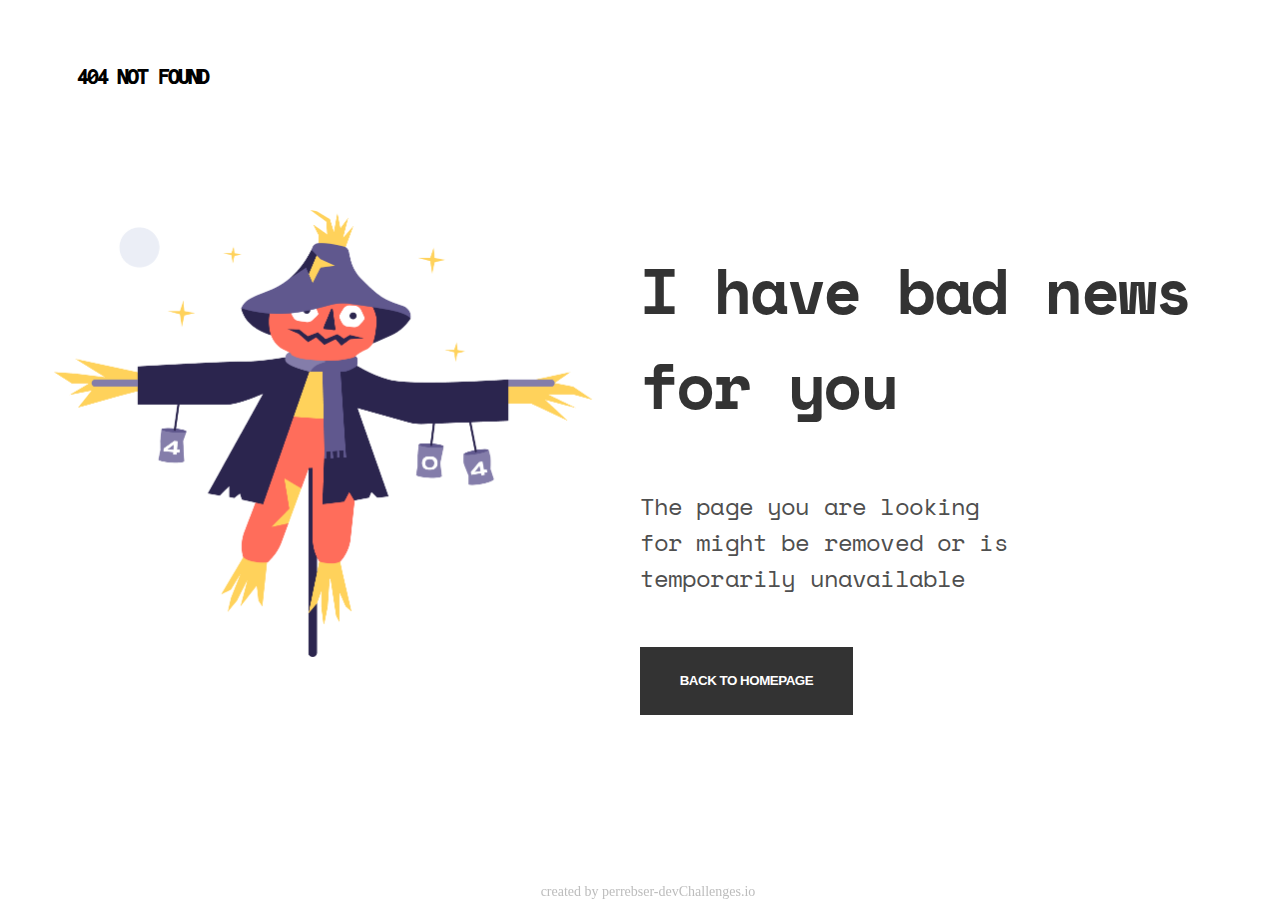
<file: responsive-path/404-notfound/index.html>
<!DOCTYPE html>
<html lang="en">
<head>
    <meta charset="UTF-8">
    <meta http-equiv="X-UA-Compatible" content="IE=edge">
    <meta name="viewport" content="width=device-width, initial-scale=1.0">
    <link rel="stylesheet" href="styles.css">
    <style>
        @import url('https://fonts.googleapis.com/css2?family=Inconsolata:wght@700&family=PT+Serif&family=Space+Mono&display=swap');
    </style>
    <style>
        @import url('https://fonts.googleapis.com/css2?family=Inconsolata:wght@200;700&family=PT+Serif&family=Space+Mono&display=swap');
    </style>
    <style>
        @import url('https://fonts.googleapis.com/css2?family=Inconsolata:wght@200;700&family=PT+Serif&family=Space+Mono&display=swap');
    </style>
    <title>404 NOT FOUND</title>
</head>
<body>
<header>
    <p class="notfound"><b>404 NOT FOUND</b></p>
</header>
<main class="main">
    <div class="container-image">
        <img src="Scarecrow.png" alt="scarecrow">
    </div>
    <div class="container-content">
        <p class="text1">I have bad news for you</p>
        <p class="info">The page you are looking for might be removed  or is temporarily unavailable</p>
        <button><a href="#">BACK TO HOMEPAGE</a></button>
    </div>
</main>
<footer>
    <a class="username" href="https://devchallenges.io/portfolio/perrebser">created by perrebser-devChallenges.io</a>
</footer>
</body>
</html>
</file>
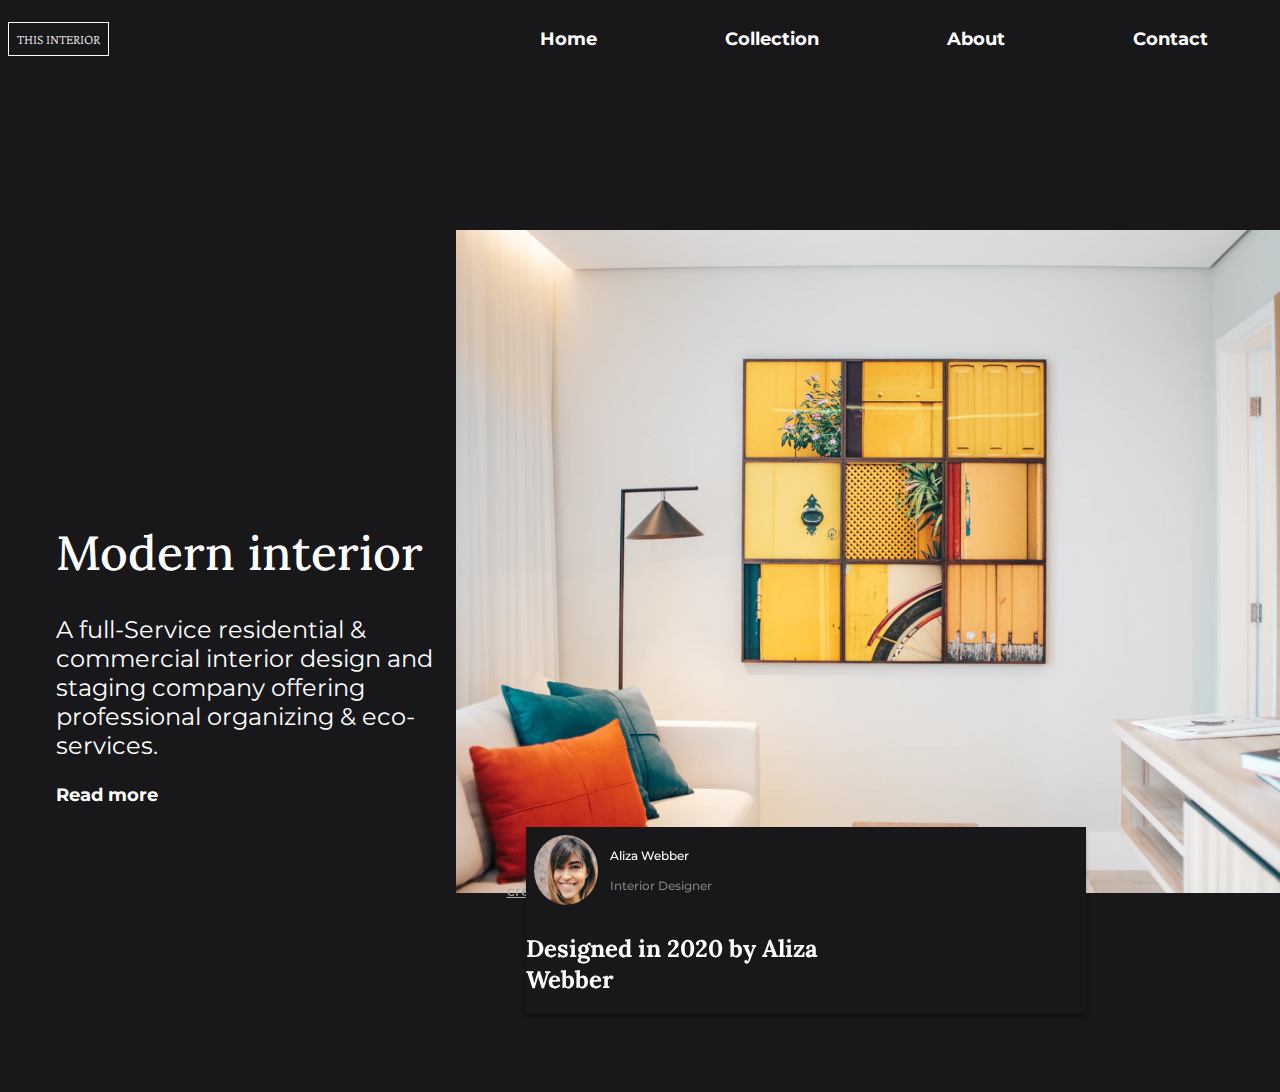
<file: responsive-path/InteriorConsultant/index.html>
<!DOCTYPE html>
<html lang="en">
<head>
    <meta charset="UTF-8">
    <meta http-equiv="X-UA-Compatible" content="IE=edge">
    <meta name="viewport" content="width=device-width, initial-scale=1.0">
    <link rel="stylesheet" href="styles.css">
    <link href="https://fonts.googleapis.com/css2?family=Montserrat:wght@700&display=swap" rel="stylesheet">
    <link href="https://fonts.googleapis.com/css2?family=Crimson+Pro:wght@200&family=Montserrat:wght@700&display=swap" rel="stylesheet">
    <link href="https://fonts.googleapis.com/css2?family=Crimson+Pro:wght@200&family=Lora:wght@500&display=swap" rel="stylesheet">
    <link href="https://fonts.googleapis.com/css2?family=Montserrat&display=swap" rel="stylesheet">
    <link rel="stylesheet" href="https://fonts.sandbox.google.com/css2?family=Material+Symbols+Outlined:opsz,wght,FILL,GRAD@48,400,0,0" />
    <link rel="stylesheet" href="https://fonts.sandbox.google.com/css2?family=Material+Symbols+Outlined:opsz,wght,FILL,GRAD@48,400,0,0" />
    <script src="js/script.js" defer> </script>
    <title>Interior Consultant</title>
</head>
<body>
    <header>
        <p id="leftbotton">This interior</p>
            <span class="material-symbols-outlined menu-icon" id="menu-icon">
                menu
                </span>
                <span class="material-symbols-outlined close-btn"  id="close-btn" data-visible="false">
                    close
                </span>
        </div>
            <nav id="primary-navigation" aria-expanded="false" data-visible="false">
            <p>Home</p>
            <p>Collection</p>
            <p>About</p>
            <p>Contact</p>
        </nav>
    </header>
    <main>
        <div class="main-container">
        <div class="container-text">
            <h1>Modern interior</h1>
            <p id="main-text">A full-Service residential & commercial interior design and staging company offering professional organizing & eco-services.</p>
            <p id="read-more">Read more</p>
        </div>
        <div class="container-image">
            <img id="home" src="img/photo1.png" alt="photo1">

    <div class="container-designer">
        <div class="designer">
            <img src="img/photo2.png" alt="photo2">
            <div class="author-info">
                <p id="author-name">Aliza Webber<p>
                <p id="author-job">Interior Designer</p>
            </div>
        </div>
        <div>
            <h2>Designed in 2020 by Aliza Webber</h2>
        </div>
    </div>
        </div>
    </div>
    </main>
    <footer>
        <a class="username" href="https://devchallenges.io/portfolio/perrebser">created by perrebser-devChallenges.io</a>
    </footer>
</body>
</html>
</file>
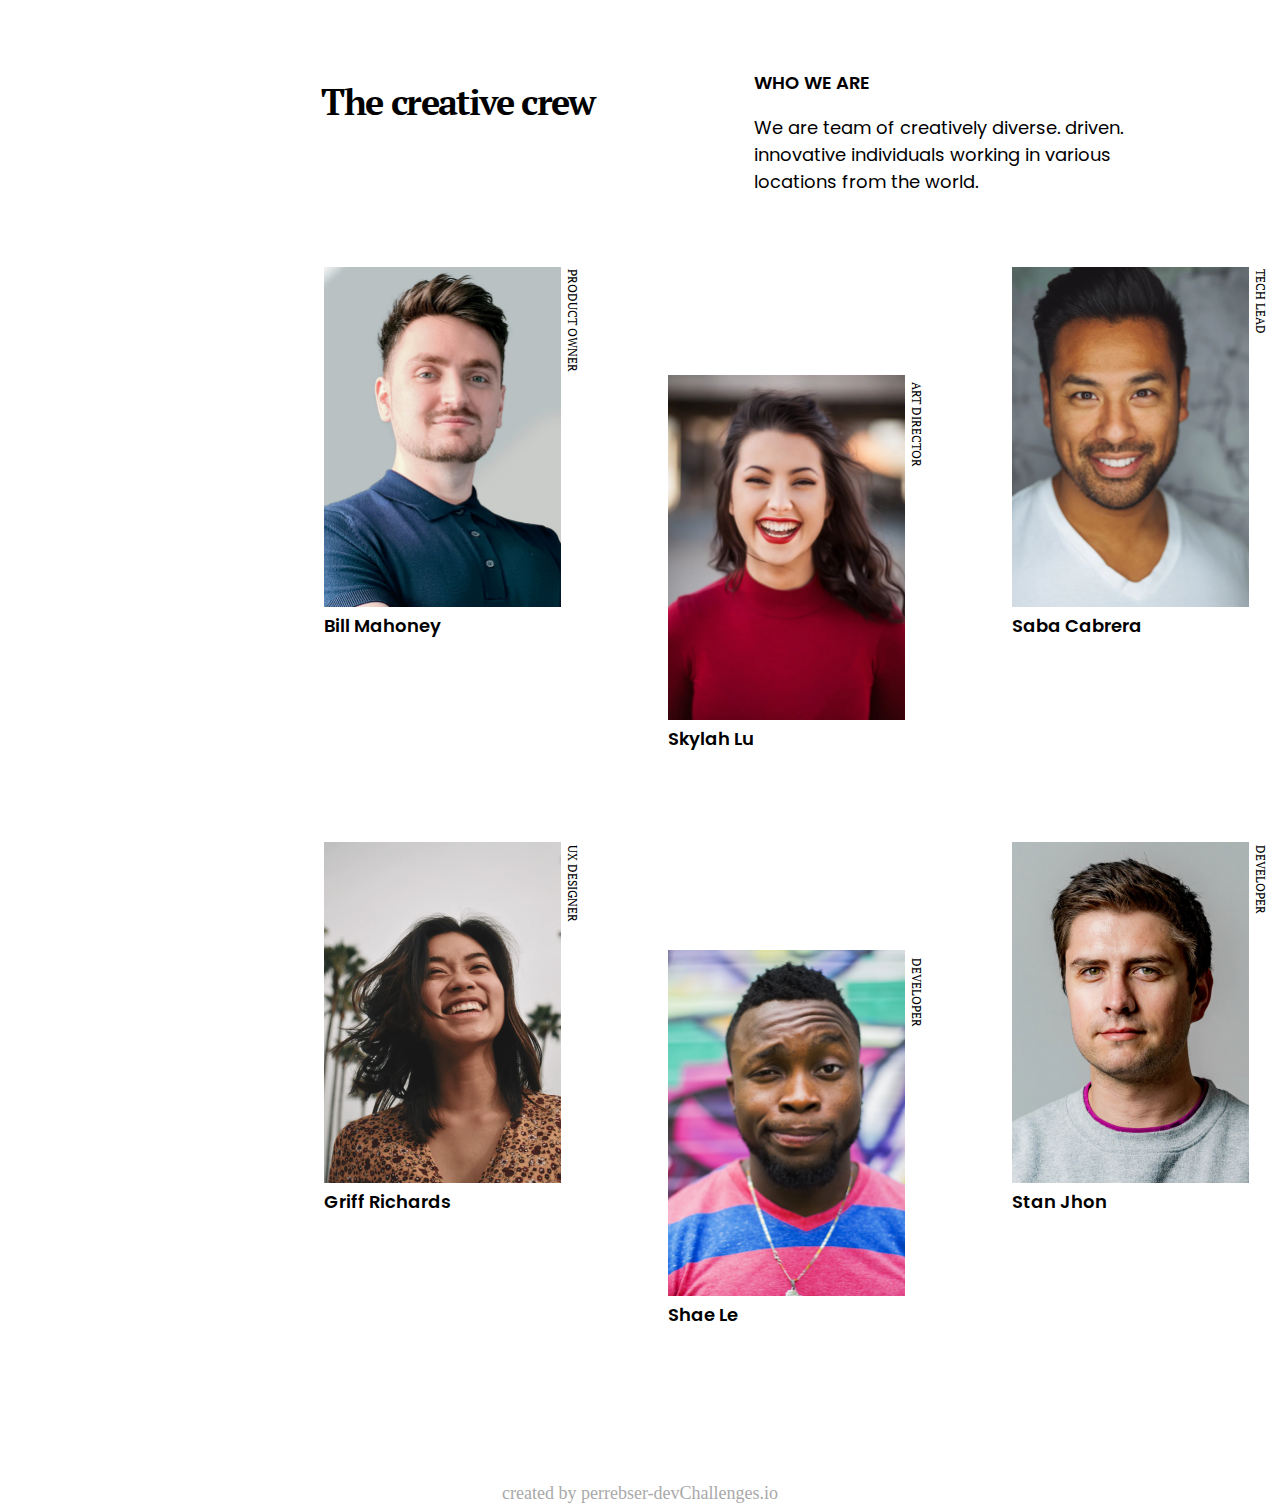
<file: responsive-path/MyTeamPage/index.html>
<!DOCTYPE html>
<html lang="en">
<head>
    <meta charset="UTF-8">
    <meta http-equiv="X-UA-Compatible" content="IE=edge">
    <meta name="viewport" content="width=device-width, initial-scale=1.0">
    <link rel="stylesheet" href="styles.css">
    <link href="https://fonts.googleapis.com/css2?family=Inconsolata:wght@200;700&family=Montserrat:wght@100&family=PT+Serif&family=Space+Mono&display=swap" rel="stylesheet">
    <link href="https://fonts.googleapis.com/css2?family=Inconsolata:wght@200;700&family=Montserrat:wght@100&family=PT+Serif&family=Poppins&family=Space+Mono&display=swap" rel="stylesheet">    <title>My Team</title>
</head>
<body>
    <header>
        <div class="title">
            <h1>The creative crew</h1>
        </div>
        <div class="presentation">
            <h2>Who we are</h2>
            <h3>We are team of creatively diverse.  driven.  innovative individuals working in various locations from the world.</h3>
        </div>
    </header>
        <div id="container-members">
                <div class="member" id="member1">
                    <img src="img/photo1.png" alt="member1">
                    <p class="membername">Bill Mahoney</p>
                    <span class="memberjob">Product owner</span>
                </div>
                <div class="member" id="member2">
                    <img src="img/photo2.png" alt="member2">
                    <p class="membername">Skylah Lu</p>
                    <span class="memberjob">Art director</span>
                </div>
                <div class="member" id="member3">
                    <img src="img/photo3.png" alt="member3">
                    <p class="membername">Saba Cabrera</p>
                    <span class="memberjob">Tech Lead</span>
                </div>
                <div class="member" id="member4">
                    <img src="img/photo4.png" alt="member4">
                    <p class="membername">Griff Richards</p>
                    <span class="memberjob">UX Designer</span>
                </div>
                <div class="member" id="member5"> 
                    <img src="img/photo5.png" alt="member5">
                    <p class="membername">Shae Le</p>
                    <span class="memberjob">Developer</span>
                </div>
                <div class="member" id="member6">
                    <img src="img/photo6.png" alt="member6">
                    <p class="membername">Stan Jhon</p>
                    <span class="memberjob">Developer</span>
                </div>
            </div>
        </div>
</body>
<footer>
    <a class="username" href="https://devchallenges.io/portfolio/perrebser">created by perrebser-devChallenges.io</a>
</footer>
</html>
</file>
<file: responsive-path/404-notfound/styles.css>
a{
    text-decoration: none;
}
html{
    font-size: 14px;
    width: 100%;
    height: 100%;
}


/*HEADER*/
.notfound{
    position: absolute;
    left:77px;
    top:40px;
    font-family: 'Inconsolata', monospace;
    font-style: normal;
    font-weight: 700;
    font-size: 24px;
    line-height: 25px;
    letter-spacing: -0.08em;
    text-transform: uppercase;
}
/*IMAGE*/
.container-image img{
    width: 539px;
    height: auto;
}

/*MAIN*/
.main{
    margin-top: 15em;
    display: flex;
    justify-content: center;
    justify-content: space-evenly;
}

.container-content{
display: flex;
flex-direction: column;
align-items: flex-start;
}

.text1{
    font-family: 'Space Mono';
    margin: 0.5em 0;
    font-style: normal;
    width: 586px;
    font-weight: 700;
    font-size: 64px;
    line-height: 95px;
    letter-spacing: -0.035em;
    color: #333333;
}

.info{
    font-family: 'Space Mono';
    font-style: normal;
    margin: 1em 0;
    width: 380px;
    font-weight: 400;
    font-size: 24px;
    line-height: 36px;
    letter-spacing: -0.035em;
    color: #4F4F4F;
}

 button{
    margin: 2em 0;
    text-transform: uppercase;
    font-weight: bold;
    width: max-content;
    padding: 1.6em 3em;
    background-color: #333333;
    border: none;
}

button a{
    line-height: 26px;
    color:white;
    letter-spacing: -0.035em;
}

/*FOOTER*/
footer{
    position: fixed;
    bottom: 0px;
    width: 100%;
    display: flex;
    justify-content: center;

}
.username{
    font-family:'Montserrat';
    color: #BDBDBD;
    font-size: 14px;
    font-weight: 500;
}

/*Mobile*/

@media (max-width:800px) {
    
.notfound{
width: 133px;
height: 25px;
left: 24px;
top: 20px;
}

.main{
    margin-top: 10em;
    display: flex;
    flex-direction: column;
    align-items: center;
}
.container-image img{
    width: 286px;
    height: auto;
}
.text1{
    width: 350px;
    margin: 0.5em 0;
    width: 350px;
    font-size: 48px;
    line-height: 71px;
}

.info{
    width: 328px;
    margin:0.8em 0;
    font-size: 18px;
    line-height: 27px;
}
button{
    margin:4em 0;
}

}
</file>
<file: responsive-path/InteriorConsultant/styles.css>
body {
  background-color: #181719;
  color: white;
  font-size: 14px;
}

/*Fonts*/
#leftbotton {
  font-family: "Crimson Pro";
  font-style: normal;
  font-weight: 200;
  font-size: 14px;
  line-height: 16px;
  text-transform: uppercase;
}

nav p {
  font-family: "Montserrat";
  font-style: normal;
  font-weight: 700;
  font-size: 18px;
  line-height: 22px;
}

.container-text h1 {
  font-family: "Lora";
  font-style: normal;
  font-weight: 500;
  font-size: 36px;
  line-height: 46px;
}
.container-text #main-text {
  font-family: "Montserrat";
  font-style: normal;
  font-weight: 400;
  font-size: 14px;
  line-height: 17px;
}
.container-text #read-more {
  font-family: "Montserrat";
  font-style: normal;
  font-weight: 700;
  font-size: 14px;
  line-height: 17px;
}

.container-designer #author-name {
  font-family: "Montserrat";
  font-style: normal;
  font-weight: 500;
  font-size: 12px;
  line-height: 15px;
}
.container-designer #author-job {
  font-family: "Montserrat";
  font-style: normal;
  font-weight: 500;
  font-size: 10px;
  line-height: 12px;
  color: #828282;
}
.container-designer h2 {
  font-family: "Lora";
  font-style: normal;
  font-weight: 700;
  font-size: 18px;
  line-height: 23px;
}

footer a {
  font-family: "Montserrat";
  font-style: normal;
  font-weight: 500;
  font-size: 14px;
  line-height: 17px;
  color: #A9A9A9;
}

/*Menu*/
header {
  display: flex;
  justify-content: space-between;
  align-items: center;
}
header nav {
  display: none;
}
header nav p:hover {
  text-decoration: underline;
  text-underline-offset: 0.7rem;
}
header #leftbotton {
  border: 1px solid;
  border-color: white;
  padding: 0.5rem;
}
header .menu-icon {
  display: block;
}
header .close-btn {
  display: none;
}
header .close-btn[data-visible=true] {
  position: absolute;
  top: 1rem;
  right: 1rem;
  z-index: 12;
  display: block;
}
header #primary-navigation[data-visible=true] {
  display: flex;
  position: fixed;
  inset: 0 0 0 0;
  z-index: 10;
  background-color: #181719;
  height: 100%;
  flex-direction: column;
  justify-content: center;
  align-items: center;
  gap: 0.7rem;
}

main .main-container {
  display: flex;
  flex-direction: column;
}
main .main-container #main-text {
  width: 14rem;
}
main .main-container .container-image #home {
  width: 22.5rem;
  margin: auto;
}
main .container-designer {
  width: 20em;
  left: 5em;
  bottom: 5em;
  z-index: 2;
  background-color: #181719;
  position: relative;
  display: flex;
  flex-direction: column;
}
main .container-designer h2 {
  width: 12rem;
}
main .container-designer .designer {
  margin: 0.5rem;
  display: flex;
  justify-content: flex-start;
  gap: 0.75rem;
}
main .container-designer .designer img {
  width: 4rem;
  aspect-ratio: 1/1;
  border-radius: 50%;
}

footer {
  width: 100vw;
  bottom: 0;
  position: fixed;
  display: flex;
  justify-content: center;
}

@media screen and (min-width: 900px) {
  .container-text h1 {
    font-size: 48px;
    line-height: 61px;
  }
  .container-text #main-text {
    font-size: 24px;
    line-height: 29px;
  }
  .container-text #read-more {
    font-size: 18px;
    line-height: 22px;
  }

  .container-designer {
    box-shadow: 0px 4px 4px rgba(0, 0, 0, 0.25);
  }
  .container-designer #author-name {
    line-height: 17px;
  }
  .container-designer #author-job {
    font-size: 12px;
    line-height: 15px;
  }
  .container-designer h2 {
    font-size: 24px;
    line-height: 31px;
  }

  header .menu-icon,
header .close-btn {
    display: none;
  }
  header nav {
    margin-right: 4rem;
    display: flex;
    justify-content: space-around;
    gap: 8rem;
  }

  main .main-container {
    display: flex;
    flex-direction: row;
    justify-content: space-between;
    align-items: center;
    margin-top: 10rem;
  }
  main .main-container .container-text {
    margin-left: 3rem;
    width: 30rem;
  }
  main .main-container .container-text #main-text {
    width: 25rem;
  }
  main .main-container .container-image #home {
    margin-right: 2.5rem;
    width: 55rem;
  }
  main .container-designer {
    width: 40em;
    box-shadow: 0px 4px 4px rgba(0, 0, 0, 0.25);
    position: relative;
  }
  main .container-designer h2 {
    width: 60%;
  }
}
@media (min-width: 500px) and (max-width: 899px) {
  header {
    gap: 5rem;
  }
  header .menu-icon,
header .close-btn {
    display: none;
  }
  header nav {
    margin-right: 2rem;
    display: flex;
    justify-content: space-between;
    gap: 2rem;
  }

  main .main-container {
    flex-direction: row;
    justify-content: space-between;
    align-items: center;
    gap: 1em;
    margin-top: 5rem;
  }
  main .main-container .container-designer {
    width: 20em;
  }
}

/*# sourceMappingURL=styles.css.map */
</file>
<file: responsive-path/MyTeamPage/styles.css>
html{
    font-size:18px ;
    color: black;
}
a{
    text-decoration: none;
    color: #A9A9A9;
}
img{
    width: 237px;
    height: auto;
}

/* HEADER*/
header{
    display: flex;
    justify-content: space-around;
    margin-top: 3em;
    margin-left: 13em;
}

.title h1{
    font-size:  36px ;
    font-style: normal;
    font-family: 'PT Serif', serif;
    font-weight: 700;
    line-height: 48px;
    letter-spacing: -0.045em;
}

.presentation h2{
    width: 117px;
    font-family: 'Poppins';
    font-style: normal;
    font-weight: 600;
    font-size: 18px;
    line-height: 27px;
    text-transform: uppercase;
}

.presentation h3{
    width: 439px;
    font-family: 'Poppins';
    font-style: normal;
    font-weight: 400;
    font-size: 18px;
    line-height: 27px;
}

/* MAIN */

#container-members{
    max-width: 925px;
    width: 100%;
    display: flex;
    flex-wrap: wrap;
    justify-content: space-between;
    margin-top: 3em;
    margin-left: 25%;
}
/*members*/
.membername{
    margin: auto;
    font-family: 'Poppins';
    font-style: normal;
    font-weight: 600;
    font-size: 18px;
    line-height: 27px;
}

.memberjob{
    font-family: 'PT Serif';
    font-style: normal;
    font-weight: 400;
    font-size: 12px;
    line-height: 16px;
    text-transform: uppercase;
    position: relative;
    left: 240px;
    top: -370px;
    writing-mode: vertical-rl;
    text-orientation: sideways;
}
#member2, #member5{
    margin-top: 6em;
}

/*footer*/
footer{
    display: flex;
    justify-content: center;
    margin-top: 4.5em;
}

@media (max-width:800px) {
    
    img{
        width: 138px;
    }

    header{
        display: flex;
        flex-direction: column;
        margin: auto;
    }

    .title{
        width:278px;
    }

    #container-members{
        margin: auto;
        display: flex;
        justify-content: space-around;
        align-items: stretch;
        margin-top: 2em;
    }
    .membername{
        font-size: 14px;
    }
    .memberjob{
        position: relative;
        left: 140px;
        top: -227px;
    }
    #member3,#member5{
        margin-top: -3.5em;
    }
   
}
</file>
